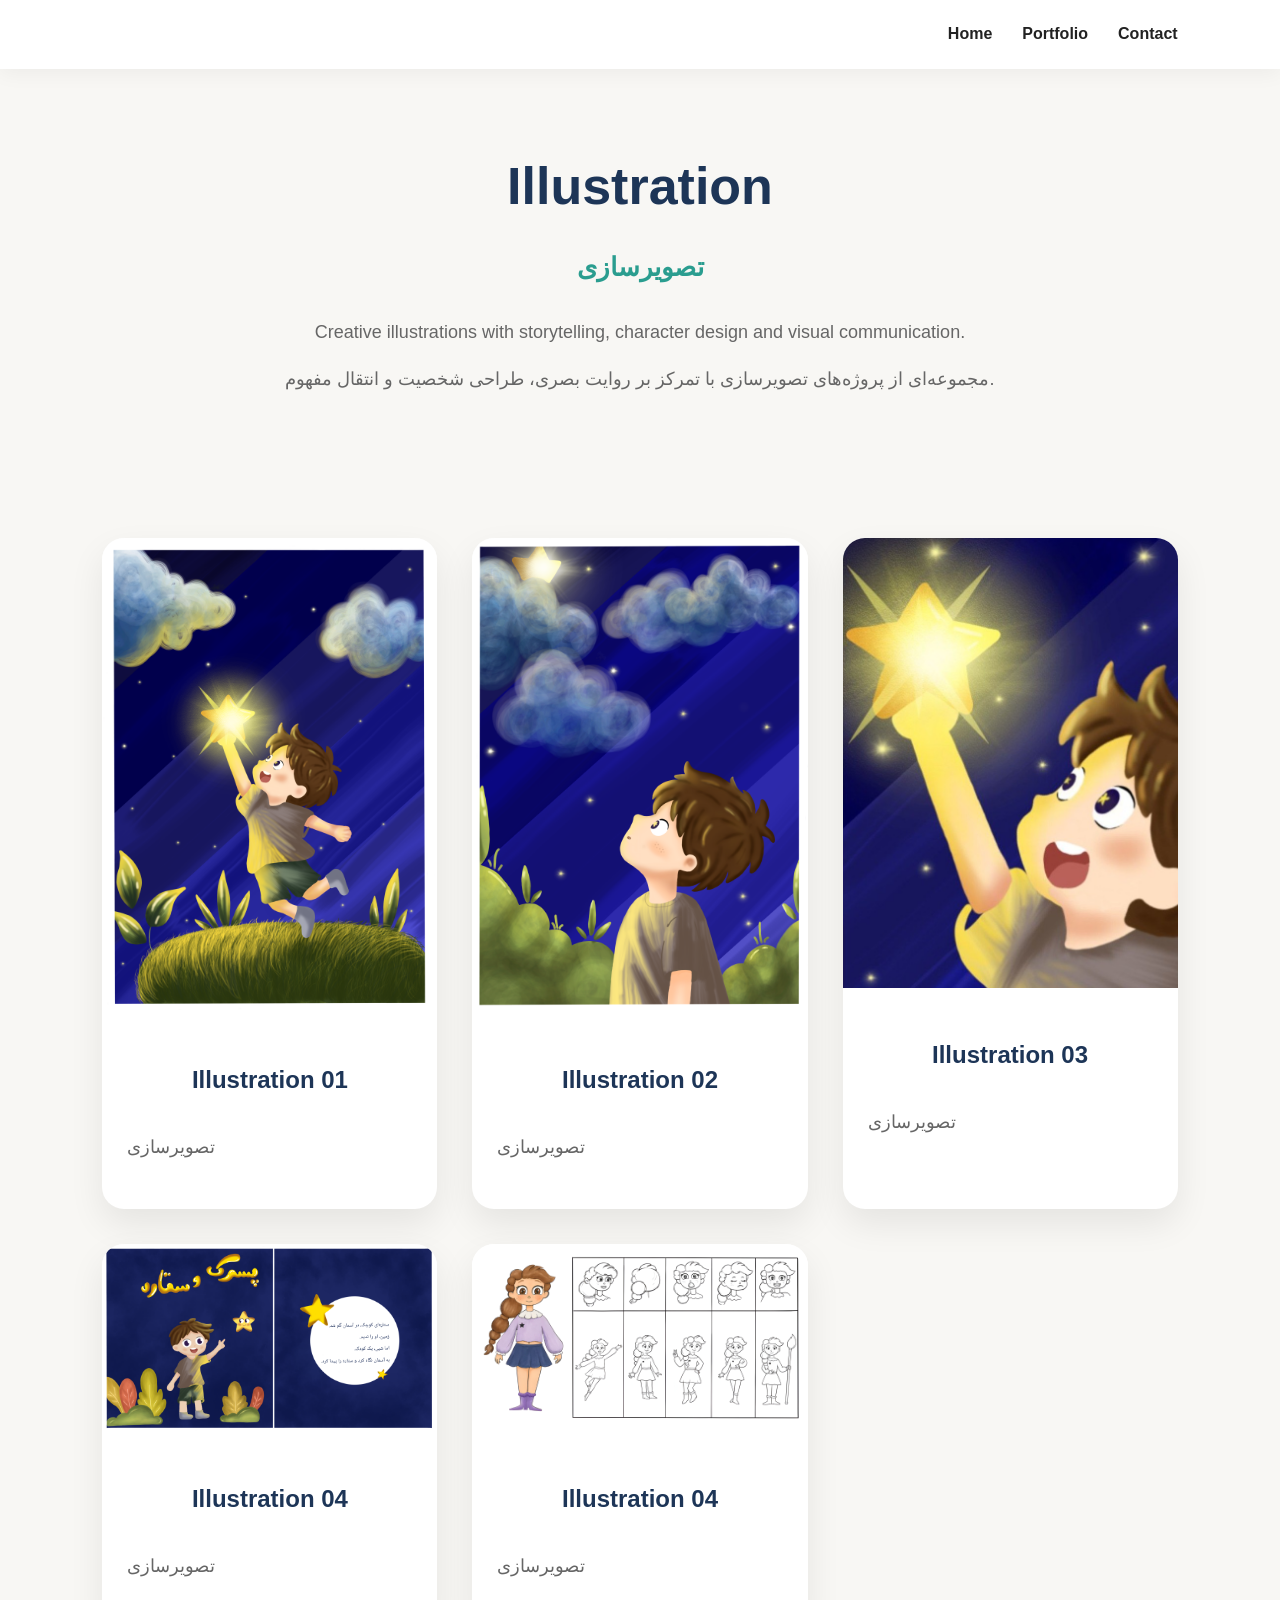
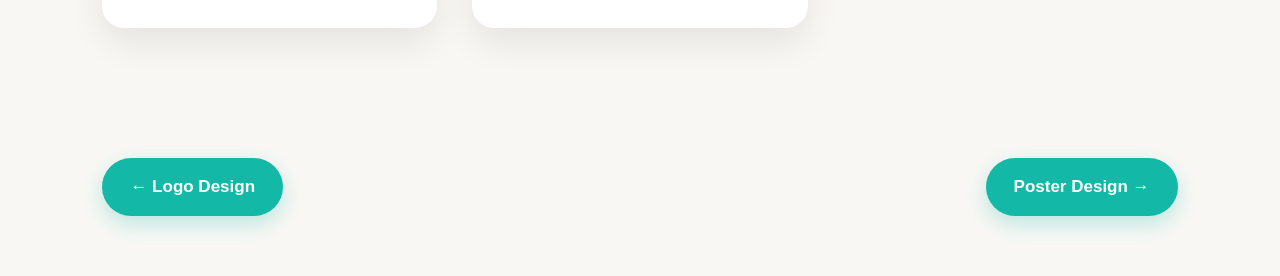
<file: illustration.html>
<!DOCTYPE html>
<html lang="en">

<head>

<meta charset="UTF-8">
<meta name="viewport" content="width=device-width, initial-scale=1.0">

<title>Illustration | Zeynab Studio</title>

<link rel="stylesheet" href="style.css">

<link rel="stylesheet"
href="https://cdnjs.cloudflare.com/ajax/libs/font-awesome/6.7.2/css/all.min.css">

</head>

<body>

<nav>

<div class="logo">

<a href="index.html">


</a>

</div>

<ul class="nav-links">

<li><a href="index.html">Home</a></li>
<li><a href="index.html#portfolio">Portfolio</a></li>
<li><a href="index.html#contact">Contact</a></li>

</ul>

</nav>

<section class="page-banner">

<h1>Illustration</h1>

<h2>تصویرسازی</h2>

<p>

Creative illustrations with storytelling, character design and visual communication.

</p>

<p>

مجموعه‌ای از پروژه‌های تصویرسازی با تمرکز بر روایت بصری، طراحی شخصیت و انتقال مفهوم.

</p>

</section>

<section class="gallery">

<div class="project-card">

<img src="illustration.png.png" alt="Illustration">

<div class="project-info">

<h3>Illustration 01</h3>

<p>تصویرسازی</p>

</div>

</div>

<div class="project-card">

<img src="illustration.png1.png" alt="Illustration">

<div class="project-info">

<h3>Illustration 02</h3>

<p>تصویرسازی</p>

</div>

</div>

<div class="project-card">

<img src="illustration.png2.jpg" alt="Illustration">

<div class="project-info">

<h3>Illustration 03</h3>

<p>تصویرسازی</p>

</div>

</div>

<div class="project-card">

<img src="illustration.png3.png" alt="Illustration">

<div class="project-info">

<h3>Illustration 04</h3>

<p>تصویرسازی</p>

</div>


</div>
</div>

<div class="project-card">

<img src="illustration.png4.jpeg" alt="Illustration">

<div class="project-info">

<h3>Illustration 04</h3>

<p>تصویرسازی</p>

</div>
</section>

<section class="project-navigation">

<a href="logo.html" class="nav-project">

← Logo Design

</a>

<a href="poster.html" class="nav-project">

Poster Design →

</a>

</section>

<script src="script.js"></script>

</body>

</html>
</file>
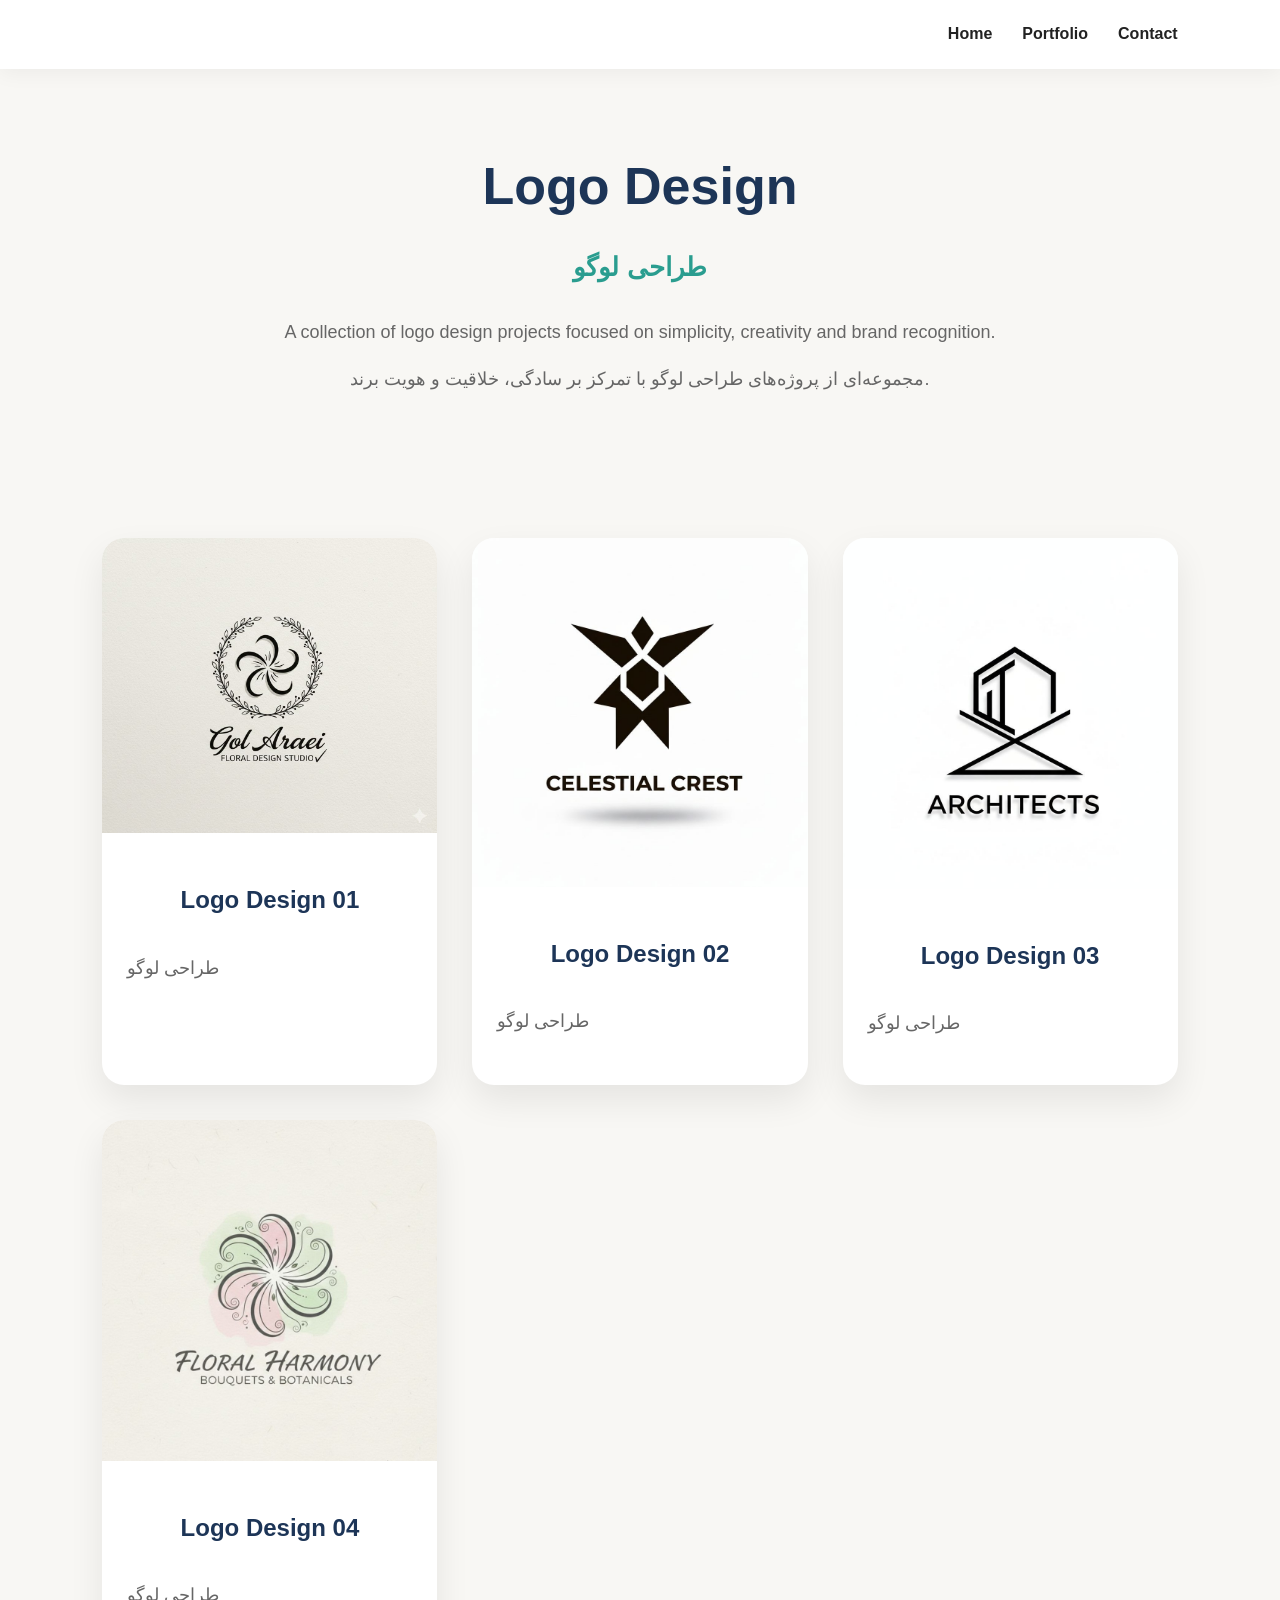
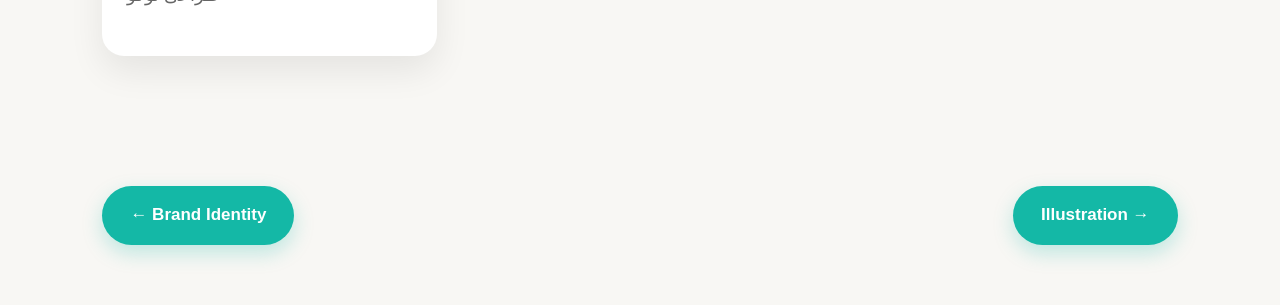
<file: logo.html>
<!DOCTYPE html>
<html lang="en">

<head>

<meta charset="UTF-8">
<meta name="viewport" content="width=device-width, initial-scale=1.0">

<title>Logo Design | Zeynab Studio</title>

<link rel="stylesheet" href="style.css">

<link rel="stylesheet"
href="https://cdnjs.cloudflare.com/ajax/libs/font-awesome/6.7.2/css/all.min.css">

</head>

<body>

<nav>

<div class="logo">

<a href="index.html">


</a>

</div>

<ul class="nav-links">

<li><a href="index.html">Home</a></li>
<li><a href="index.html#portfolio">Portfolio</a></li>
<li><a href="index.html#contact">Contact</a></li>

</ul>

</nav>

<section class="page-banner">

<h1>Logo Design</h1>

<h2>طراحی لوگو</h2>

<p>

A collection of logo design projects focused on simplicity, creativity and brand recognition.

</p>

<p>

مجموعه‌ای از پروژه‌های طراحی لوگو با تمرکز بر سادگی، خلاقیت و هویت برند.

</p>

</section>

<section class="gallery">

<div class="project-card">

<img src="logo.jpeg.jpeg" alt="Logo Design">

<div class="project-info">

<h3>Logo Design 01</h3>

<p>طراحی لوگو</p>

</div>

</div>

<div class="project-card">

<img src="logo.jpeg1.jpeg" alt="Logo Design">

<div class="project-info">

<h3>Logo Design 02</h3>

<p>طراحی لوگو</p>

</div>

</div>

<div class="project-card">

<img src="logo.jpeg2.jpeg" alt="Logo Design">

<div class="project-info">

<h3>Logo Design 03</h3>

<p>طراحی لوگو</p>

</div>

</div>

<div class="project-card">

<img src="logo.jpeg3.jpeg" alt="Logo Design">

<div class="project-info">

<h3>Logo Design 04</h3>

<p>طراحی لوگو</p>

</div>

</div>

</section>

<section class="project-navigation">

<a href="branding.html" class="nav-project">

← Brand Identity

</a>

<a href="illustration.html" class="nav-project">

Illustration →

</a>

</section>

<script src="script.js"></script>

</body>

</html>
</file>
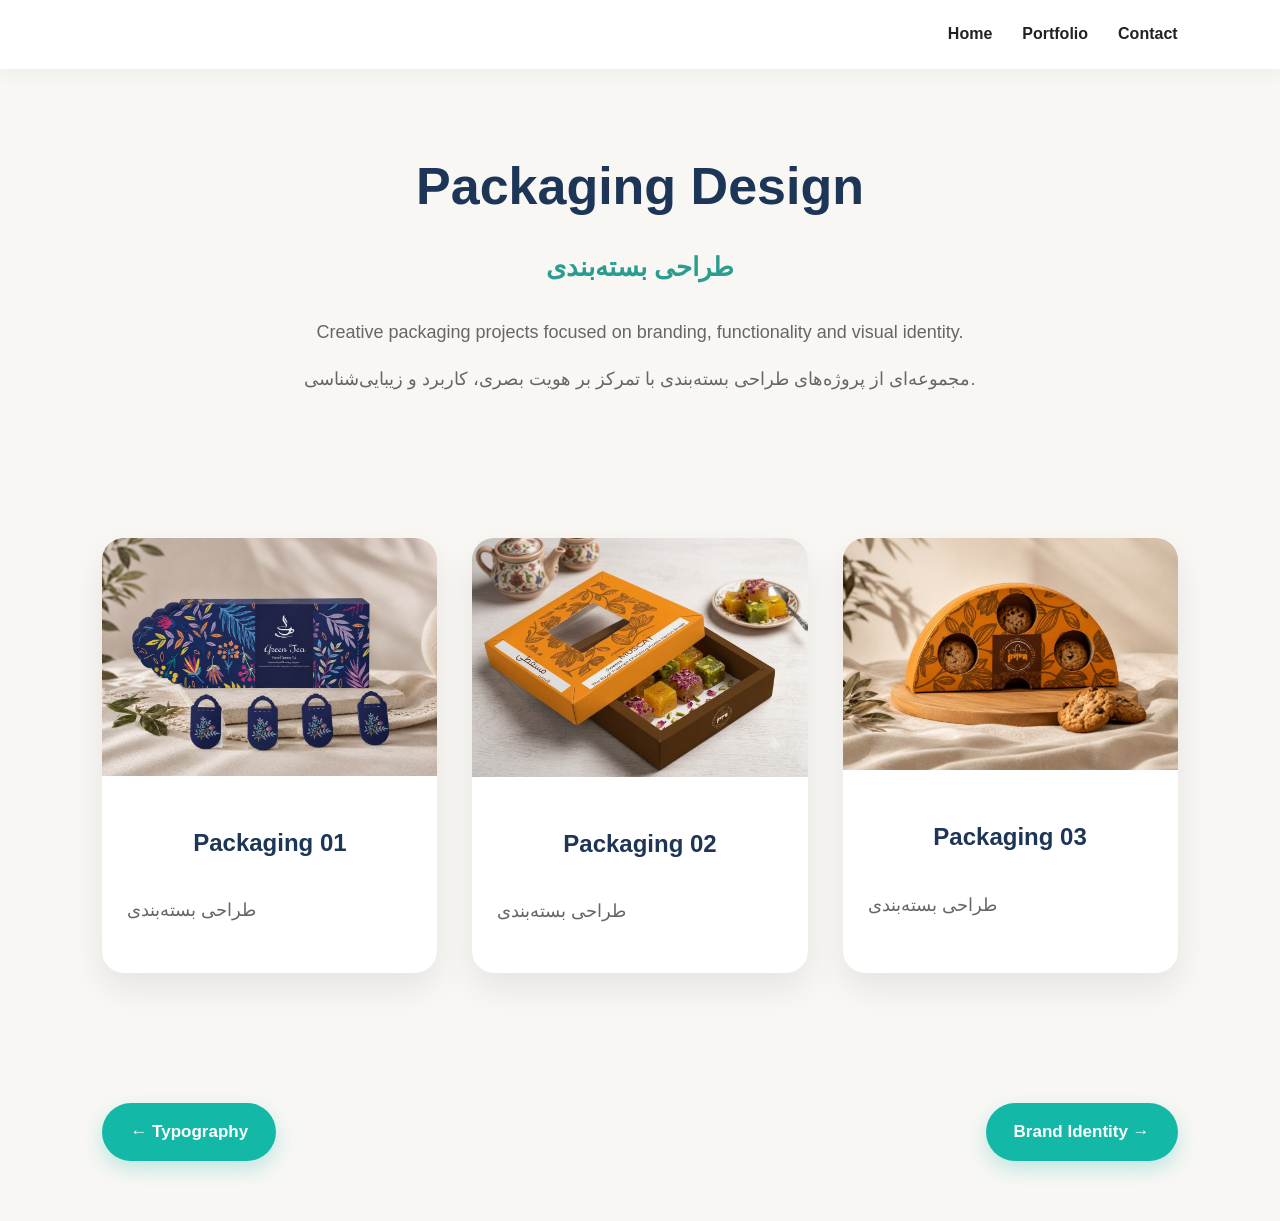
<file: packaging.html>
<!DOCTYPE html>
<html lang="en">

<head>

<meta charset="UTF-8">

<meta name="viewport" content="width=device-width, initial-scale=1.0">

<title>Packaging | Zeynab Studio</title>

<link rel="stylesheet" href="style.css">

<link rel="stylesheet"
href="https://cdnjs.cloudflare.com/ajax/libs/font-awesome/6.7.2/css/all.min.css">

</head>

<body>

<nav>

<div class="logo">

<a href="index.html">


</a>

</div>

<ul class="nav-links">

<li><a href="index.html">Home</a></li>

<li><a href="index.html#portfolio">Portfolio</a></li>

<li><a href="index.html#contact">Contact</a></li>

</ul>

</nav>

<section class="page-banner">

<h1>Packaging Design</h1>

<h2>طراحی بسته‌بندی</h2>

<p>

Creative packaging projects focused on branding, functionality and visual identity.

</p>

<p>

مجموعه‌ای از پروژه‌های طراحی بسته‌بندی با تمرکز بر هویت بصری، کاربرد و زیبایی‌شناسی.

</p>

</section>

<section class="gallery">

<!-- اینجا کارت‌های بسته‌بندی قرار می‌گیرند -->
<div class="project-card">

<img src="packaging.jpeg.jpeg" alt="Packaging">

<div class="project-info">

<h3>Packaging 01</h3>

<p>طراحی بسته‌بندی</p>

</div>

</div>

<div class="project-card">

<img src="packaging.jpeg1.jpeg" alt="Packaging">

<div class="project-info">

<h3>Packaging 02</h3>

<p>طراحی بسته‌بندی</p>

</div>

</div>

<div class="project-card">

<img src="packaging.jpeg2.jpeg" alt="Packaging">

<div class="project-info">

<h3>Packaging 03</h3>

<p>طراحی بسته‌بندی</p>

</div>

</div>



</div>

</div>
</section>


<section class="project-navigation">

    
<a href="typography.html" class="nav-project">

← Typography

</a>

<a href="branding.html" class="nav-project">

Brand Identity →

</a>

</section>

<script src="script.js"></script>

</body>

</html>
</file>
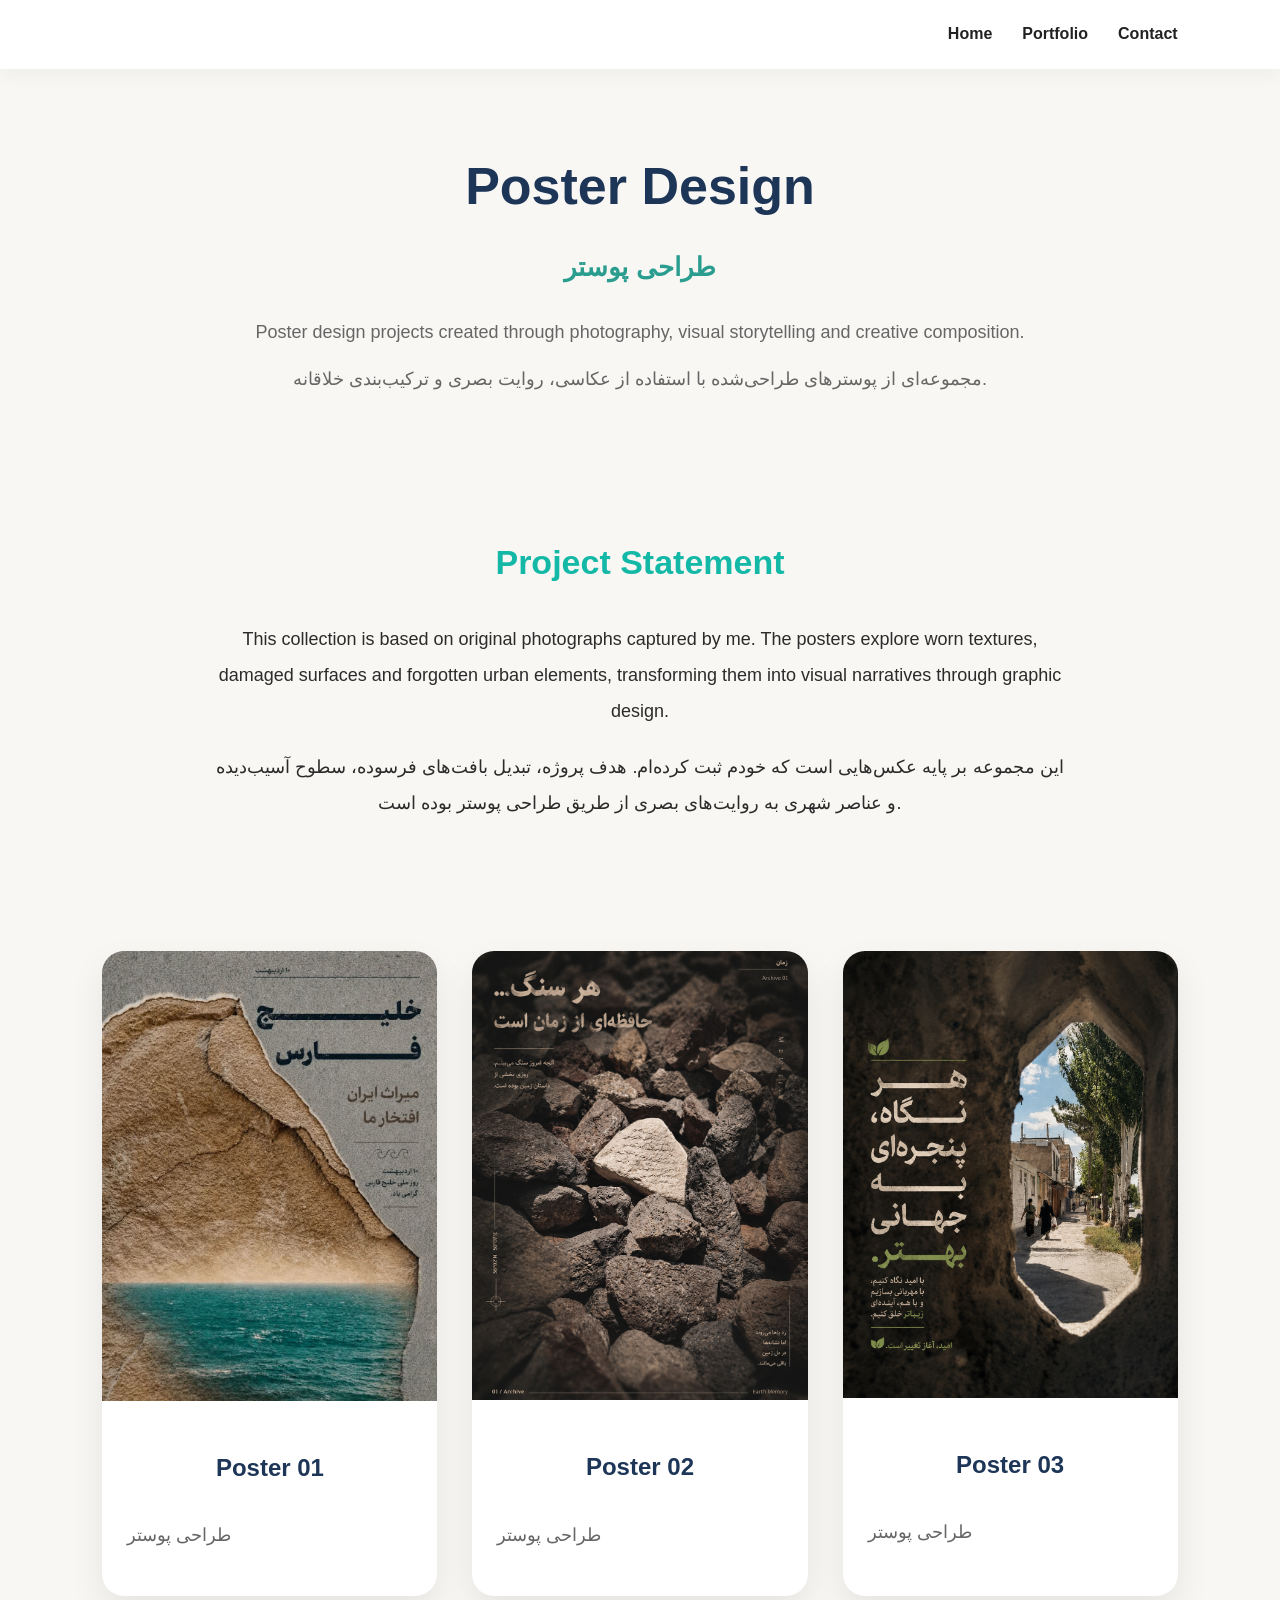
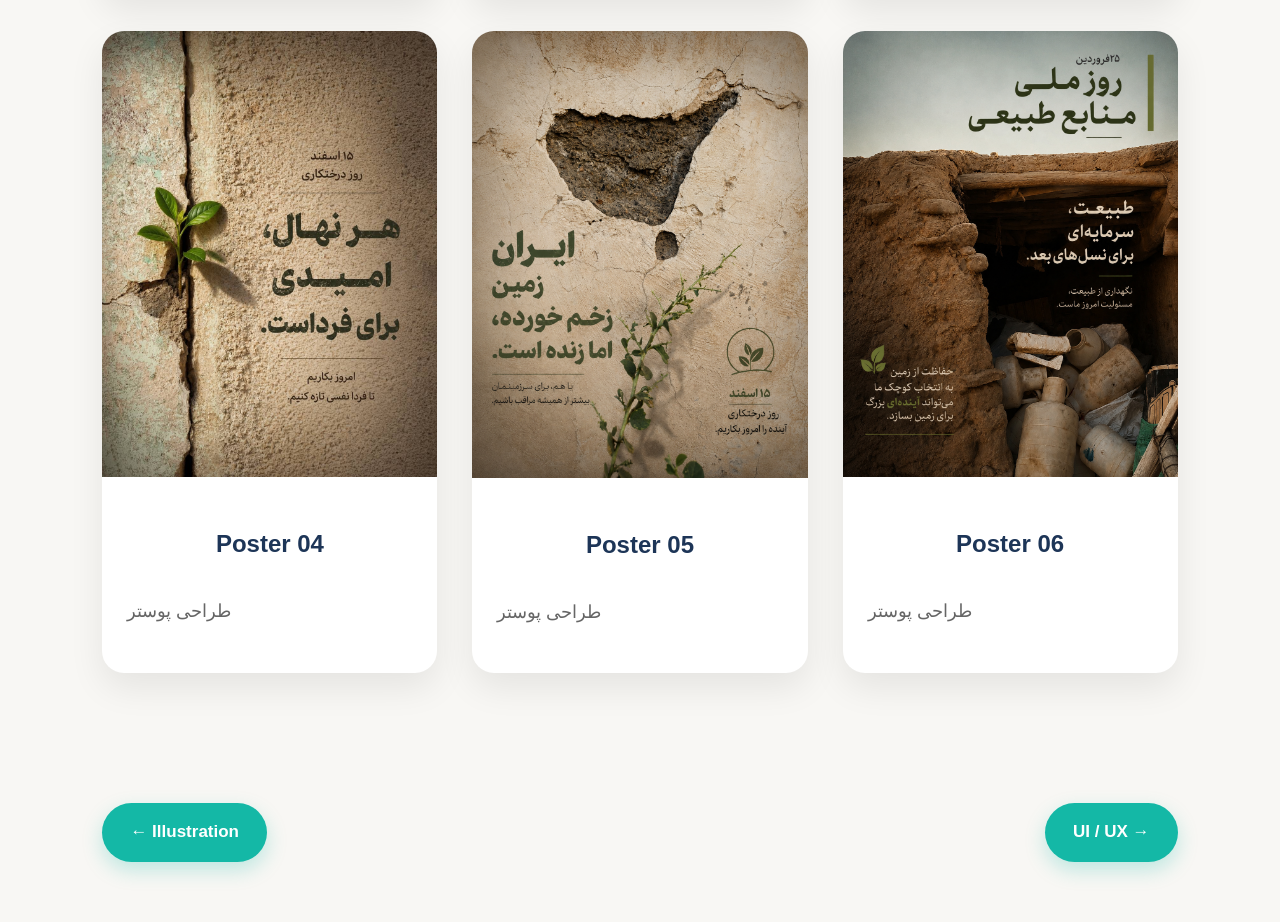
<file: poster.html>
<!DOCTYPE html>
<html lang="en">

<head>

<meta charset="UTF-8">
<meta name="viewport" content="width=device-width, initial-scale=1.0">

<title>Poster Design | Zeynab Studio</title>

<link rel="stylesheet" href="style.css">

<link rel="stylesheet"
href="https://cdnjs.cloudflare.com/ajax/libs/font-awesome/6.7.2/css/all.min.css">

</head>

<body>

<nav>

<div class="logo">

<a href="index.html">


</a>

</div>

<ul class="nav-links">

<li><a href="index.html">Home</a></li>
<li><a href="index.html#portfolio">Portfolio</a></li>
<li><a href="index.html#contact">Contact</a></li>

</ul>

</nav>

<section class="page-banner">

<h1>Poster Design</h1>

<h2>طراحی پوستر</h2>

<p>

Poster design projects created through photography, visual storytelling and creative composition.

</p>

<p>

مجموعه‌ای از پوسترهای طراحی‌شده با استفاده از عکاسی، روایت بصری و ترکیب‌بندی خلاقانه.

</p>

</section>

<section class="project-description">

<h2>Project Statement</h2>

<p>

This collection is based on original photographs captured by me. The posters explore worn textures, damaged surfaces and forgotten urban elements, transforming them into visual narratives through graphic design.

</p>

<p>

این مجموعه بر پایه عکس‌هایی است که خودم ثبت کرده‌ام. هدف پروژه، تبدیل بافت‌های فرسوده، سطوح آسیب‌دیده و عناصر شهری به روایت‌های بصری از طریق طراحی پوستر بوده است.

</p>

</section>

<section class="gallery">

<div class="project-card">

<img src="poster.png.jpg" alt="Poster">

<div class="project-info">

<h3>Poster 01</h3>

<p>طراحی پوستر</p>

</div>

</div>

<div class="project-card">

<img src="poster.png1.png" alt="Poster">

<div class="project-info">

<h3>Poster 02</h3>

<p>طراحی پوستر</p>

</div>

</div>

<div class="project-card">

<img src="poster.png4.png" alt="Poster">

<div class="project-info">

<h3>Poster 03</h3>

<p>طراحی پوستر</p>

</div>

</div>

<div class="project-card">

<img src="poster.png3.jpg" alt="Poster">

<div class="project-info">

<h3>Poster 04</h3>

<p>طراحی پوستر</p>

</div>

</div>
</div>

<div class="project-card">

<img src="poster.png2.png" alt="Poster">

<div class="project-info">

<h3>Poster 05</h3>

<p>طراحی پوستر</p>

</div>
</div>

<div class="project-card">

<img src="poster.png5.png" alt="Poster">

<div class="project-info">

<h3>Poster 06</h3>

<p>طراحی پوستر</p>

</div>

</section>

<section class="project-navigation">

<a href="illustration.html" class="nav-project">

← Illustration

</a>

<a href="uiux.html" class="nav-project">

UI / UX →

</a>

</section>

<script src="script.js"></script>

</body>

</html>
</file>
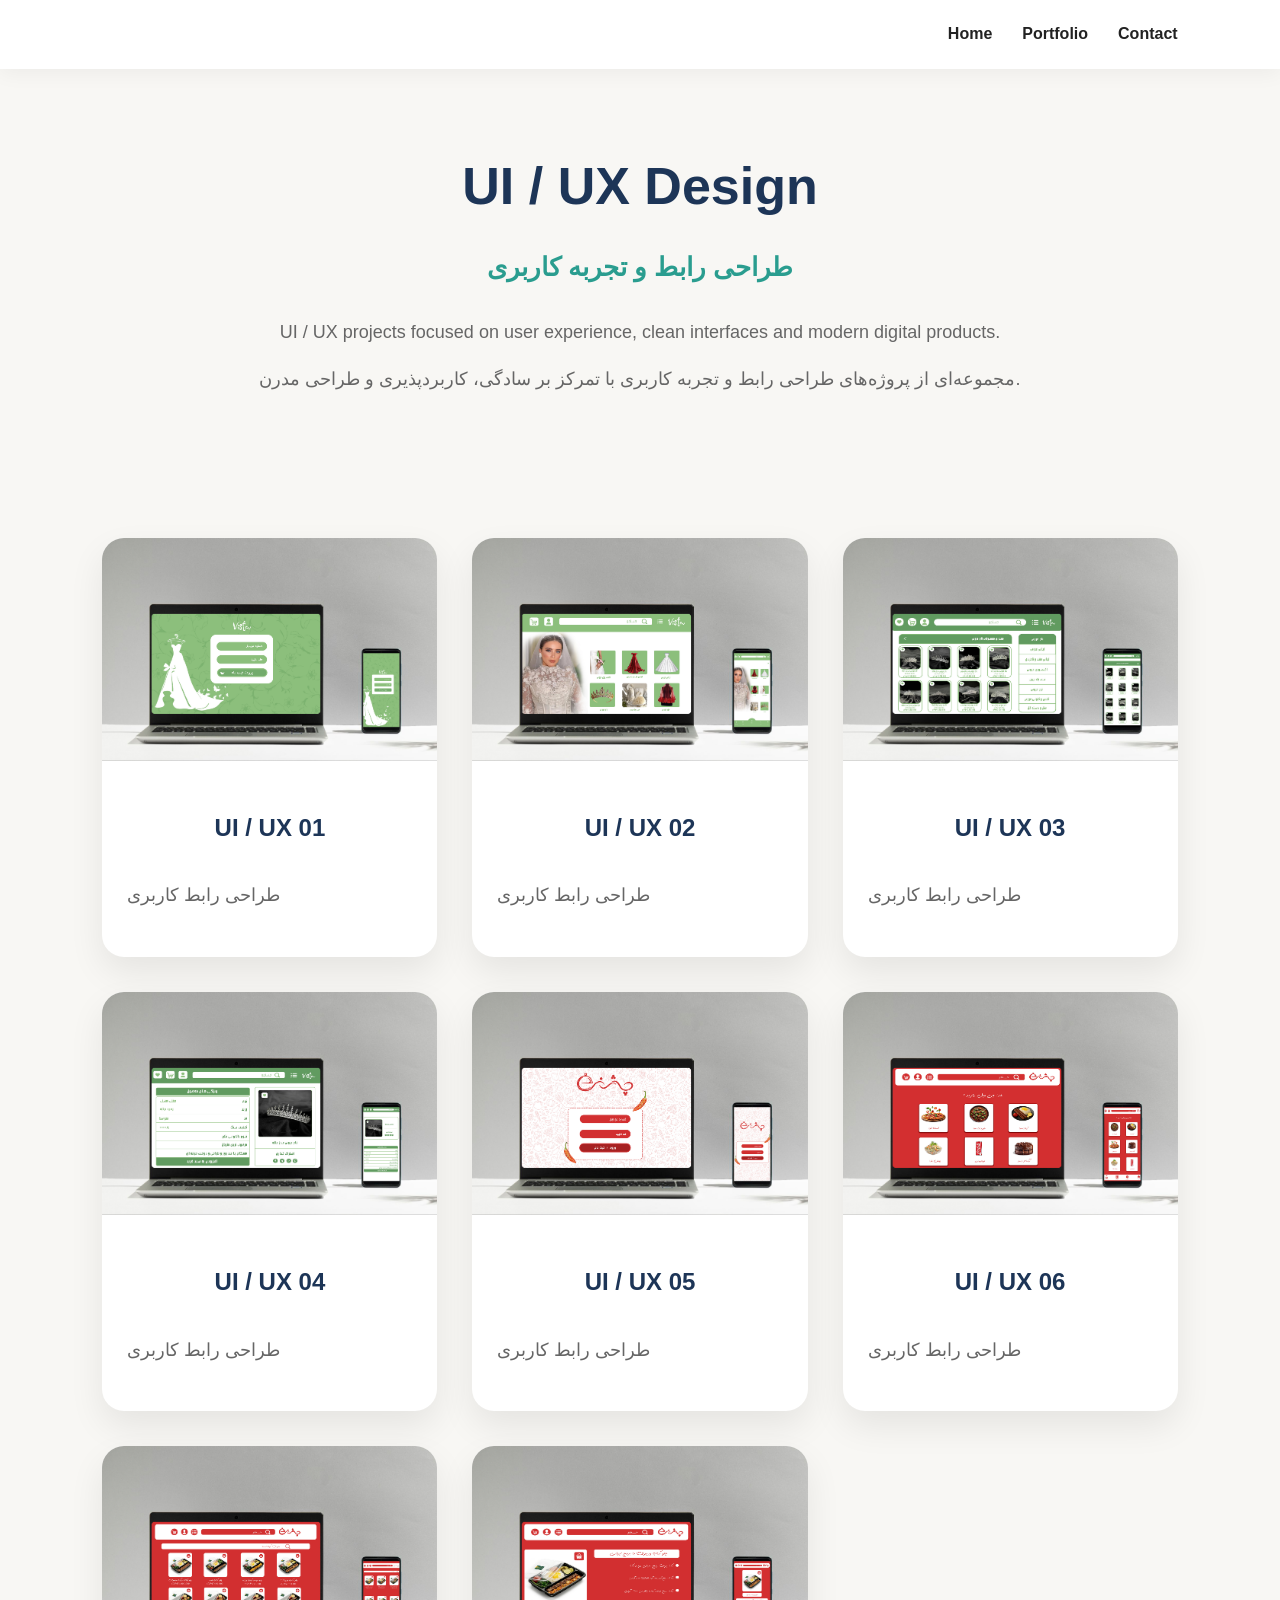
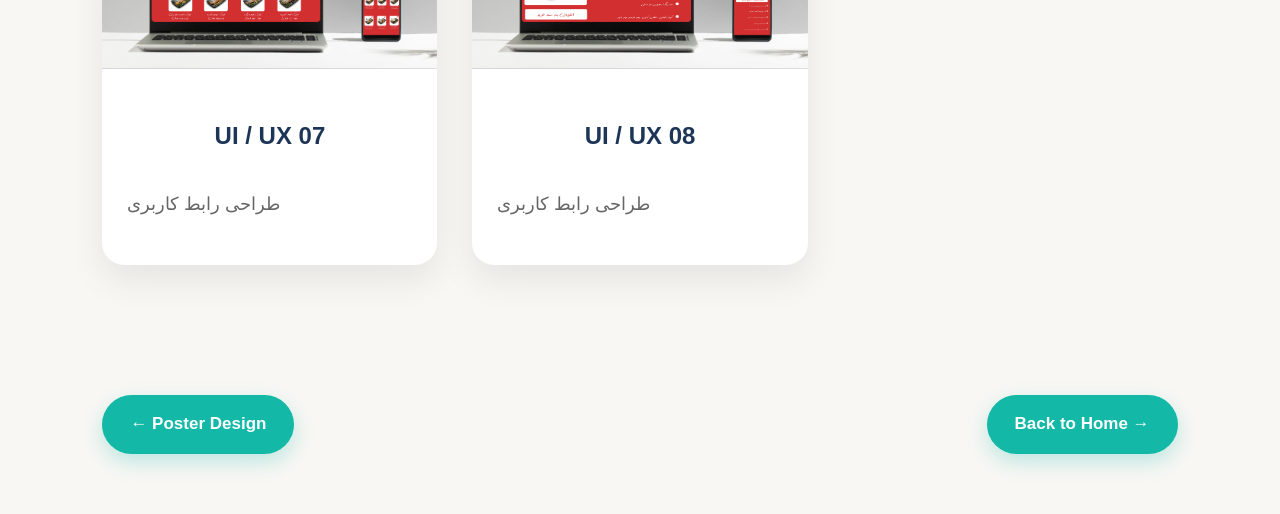
<file: uiux.html>
<!DOCTYPE html>
<html lang="en">

<head>

<meta charset="UTF-8">
<meta name="viewport" content="width=device-width, initial-scale=1.0">

<title>UI / UX | Zeynab Studio</title>

<link rel="stylesheet" href="style.css">

<link rel="stylesheet"
href="https://cdnjs.cloudflare.com/ajax/libs/font-awesome/6.7.2/css/all.min.css">

</head>

<body>

<nav>

<div class="logo">

<a href="index.html">


</a>

</div>

<ul class="nav-links">

<li><a href="index.html">Home</a></li>
<li><a href="index.html#portfolio">Portfolio</a></li>
<li><a href="index.html#contact">Contact</a></li>

</ul>

</nav>

<section class="page-banner">

<h1>UI / UX Design</h1>

<h2>طراحی رابط و تجربه کاربری</h2>

<p>

UI / UX projects focused on user experience, clean interfaces and modern digital products.

</p>

<p>

مجموعه‌ای از پروژه‌های طراحی رابط و تجربه کاربری با تمرکز بر سادگی، کاربردپذیری و طراحی مدرن.

</p>

</section>

<section class="gallery">

<div class="project-card">

<img src="uiux.uil.jpg" alt="uiux">

<div class="project-info">

<h3>UI / UX 01</h3>

<p>طراحی رابط کاربری</p>

</div>

</div>

<div class="project-card">

<img src="uiux.uil1.jpg" alt="UIUX">

<div class="project-info">

<h3>UI / UX 02</h3>

<p>طراحی رابط کاربری</p>

</div>

</div>

<div class="project-card">

<img src="uiux.uil2.jpg" alt="UIUX">

<div class="project-info">

<h3>UI / UX 03</h3>

<p>طراحی رابط کاربری</p>

</div>

</div>

<div class="project-card">

<img src="uiux.uil3.jpg" alt="UIUX">

<div class="project-info">

<h3>UI / UX 04</h3>

<p>طراحی رابط کاربری</p>

</div>
</div>

<div class="project-card">

<img src="uiux.uils1.jpg" alt="UIUX">

<div class="project-info">

<h3>UI / UX 05</h3>

<p>طراحی رابط کاربری</p>

</div>
  </div>

<div class="project-card">

<img src="uiux.uils2.jpg" alt="UIUX">

<div class="project-info">

<h3>UI / UX 06</h3>

<p>طراحی رابط کاربری</p>

</div>
  </div>

<div class="project-card">

<img src="uiux.uils3.jpg" alt="UIUX">

<div class="project-info">

<h3>UI / UX 07</h3>

<p>طراحی رابط کاربری</p>

</div>
  </div>

<div class="project-card">

<img src="uiux.uils4.jpg" alt="UIUX">

<div class="project-info">

<h3>UI / UX 08</h3>

<p>طراحی رابط کاربری</p>

</div>
</div>

</section>

<section class="project-navigation">

<a href="poster.html" class="nav-project">

← Poster Design

</a>

<a href="index.html" class="nav-project">

Back to Home →

</a>

</section>

<script src="script.js"></script>

</body>

</html>
</file>
<file: style.css>
*{
    margin:0;
    padding:0;
    box-sizing:border-box;
}

html{
    scroll-behavior:smooth;
}

body{
    font-family:'Poppins','Vazirmatn',sans-serif;
    background:#F8F7F4;
    color:#2B2B2B;
    font-size:16px;
    line-height:1.8;
}

/* ===== Navbar ===== */

nav{
    width:100%;
    display:flex;
    justify-content:space-between;
    align-items:center;
    padding:20px 8%;
    background:#ffffff;
    position:fixed;
    top:0;
    left:0;
    box-shadow:0 4px 20px rgba(0,0,0,.05);
    z-index:1000;
}

.logo img{
    width: 100px;px;
}

nav ul{
    display:flex;
    list-style:none;
    gap:35px;
}

nav ul li a{
    text-decoration:none;
    color:#1D3557;
    font-weight:500;
    transition:.3s;
}

nav ul li a:hover{
    color:#2A9D8F;
}

/* ===== Hero ===== */

.hero{
    min-height:100vh;
    display:flex;
    justify-content:space-between;
    align-items:center;
    padding:120px 8%;
}

.hero-text{
    max-width:550px;
}

.hero-text h1{
    font-size:58px;
    margin-bottom:10px;
}

.hero-text span{
    color:#2A9D8F;
}

.hero-text h2{
    color:#1D3557;
    margin-bottom:20px;
    font-size:30px;
}

.hero-text p{
    color:#666;
    line-height:1.8;
    margin-bottom:35px;
}

.btn{
    display:inline-block;
    padding:14px 32px;
    background:#2A9D8F;
    color:#fff;
    text-decoration:none;
    border-radius:50px;
    transition:.3s;
}

.btn:hover{
    background:#1D3557;
}

.hero-image img{
    width:360px;
}

/* ===== Responsive ===== */

@media(max-width:768px){

nav{
    padding:18px 5%;
}

nav ul{
    gap:15px;
}

.hero{
    flex-direction:column-reverse;
    text-align:center;
}

.hero-image img{
    width:250px;
    margin-bottom:40px;
}

.hero-text h1{
    font-size:40px;
}

.hero-text h2{
    font-size:24px;
}

}
/* ===== About ===== */

.about{
    display:flex;
    justify-content:space-between;
    align-items:center;
    gap:70px;
    padding:100px 8%;
    background:#ffffff;
}

.about-image img{
    width:350px;
    border-radius:25px;
    box-shadow:0 20px 45px rgba(0,0,0,.08);
}

.about-text{
    max-width:650px;
}

.about-text h2{
    font-size:42px;
    color:#1D3557;
    margin-bottom:5px;
}

.about-text h3{
    font-size:22px;
    color:#2A9D8F;
    margin-bottom:25px;
}

.about-text p{
    font-size:17px;
    line-height:1.9;
    color:#555;
    margin-bottom:18px;
}

.about-text strong{
    color:#1D3557;
}

@media(max-width:768px){

.about{
    flex-direction:column;
    text-align:center;
}

.about-image img{
    width:250px;
}

.about-text h2{
    font-size:34px;
}

.about-text h3{
    font-size:20px;
}

}
/* ===== Services ===== */

.services{
    padding:100px 8%;
    background:#F8F7F4;
}

.section-title{
    text-align:center;
    margin-bottom:60px;
}

.section-title h2{
    font-size:42px;
    color:#1D3557;
}

.section-title p{
    color:#2A9D8F;
    margin-top:10px;
    font-size:20px;
}

.service-container{
    display:grid;
    grid-template-columns:repeat(auto-fit,minmax(250px,1fr));
    gap:30px;
}

.service-card{
    background:#fff;
    padding:35px;
    border-radius:20px;
    box-shadow:0 10px 30px rgba(0,0,0,.05);
    transition:.3s;
}

.service-card:hover{
    transform:translateY(-8px);
}

.service-card h3{
    color:#1D3557;
    margin-bottom:10px;
}

.service-card h4{
    color:#2A9D8F;
    margin-bottom:15px;
}

.service-card p{
    color:#666;
    line-height:1.8;
}
/* ===== Portfolio ===== */

.portfolio{
    padding:100px 8%;
    background:#ffffff;
}

.portfolio-grid{
    display:grid;
    grid-template-columns:repeat(auto-fit,minmax(300px,1fr));
    gap:30px;
}

.portfolio-card{
    background:#fff;
    border-radius:18px;
    overflow:hidden;
    box-shadow:0 10px 30px rgba(0,0,0,.08);
    transition:.3s;
}

.portfolio-card:hover{
    transform:translateY(-8px);
}

.portfolio-card img{
    width:100%;
    display:block;
}

.portfolio-card h3{
    padding:20px 20px 5px;
    color:#1D3557;
}

.portfolio-card p{
    padding:0 20px 20px;
    color:#666;
}
/* ===== Skills ===== */

.skills{
    padding:100px 8%;
    background:#F8F7F4;
}

.skills-grid{

display:grid;

grid-template-columns:repeat(auto-fit,minmax(280px,1fr));

gap:30px;

}

.skill-card{

background:#ffffff;

padding:35px;

border-radius:22px;

box-shadow:0 15px 35px rgba(0,0,0,.06);

transition:.35s;

border:1px solid rgba(42,157,143,.12);

}

.skill-card:hover{

transform:translateY(-10px);

box-shadow:0 20px 45px rgba(42,157,143,.18);

}

.skill-card h3{

font-size:24px;

color:#1D3557;

margin-bottom:8px;

}

.skill-card h4{

font-size:18px;

color:#2A9D8F;

margin-bottom:18px;

}

.skill-card p{

line-height:1.8;

color:#666;

}
/* ===== Contact ===== */

.contact{
    padding:100px 8%;
    background:#ffffff;
}

.contact-container{
    display:grid;
    grid-template-columns:repeat(auto-fit,minmax(250px,1fr));
    gap:25px;
}

.contact-card{
    background:#F8F7F4;
    padding:30px;
    border-radius:20px;
    text-align:center;
    box-shadow:0 10px 30px rgba(0,0,0,.05);
    transition:.3s;
}

.contact-card:hover{
    transform:translateY(-8px);
}

.contact-card h3{
    color:#1D3557;
    margin-bottom:8px;
}

.contact-card h4{
    color:#2A9D8F;
    margin-bottom:15px;
}

.contact-card p{
    color:#666;
    word-break:break-word;
}
.contact-intro{
    text-align:center;
    color:#666;
    line-height:1.8;
    margin-bottom:50px;
    font-size:18px;
}
/* ===== Footer ===== */

footer{
    background:#1D3557;
    color:#ffffff;
    text-align:center;
    padding:60px 8%;
}

.footer-logo img{
    width: 160px;px;
    margin-bottom:35pxpx;
}

footer h2{
    font-size:32px;
    margin-bottom:10px;
    letter-spacing:2px;
}

footer p{
    color:#d9d9d9;
}

.footer-links{
    margin:35px 0;
}

.footer-links a{
    color:#ffffff;
    text-decoration:none;
    margin:0 18px;
    transition:.3s;
}

.footer-links a:hover{
    color:#2A9D8F;
}

.copyright{
    margin-top:30px;
    font-size:15px;
}
/* ===== Typography ===== */

h1{
    font-size:56px;
}

h2{
    font-size:42px;
}

h3{
    font-size:26px;
}

h4{
    font-size:20px;
}

p{
    font-size:18px;
}

/* ===== Mobile ===== */

@media (max-width:768px){

body{
    font-size:16px;
}

h1{
    font-size:38px;
}

h2{
    font-size:30px;
}

h3{
    font-size:22px;
}

h4{
    font-size:18px;
}

p{
    font-size:16px;
}

nav{
    padding:18px 20px;
}

section{
    padding:80px 24px;
}

.btn{
    width:100%;
    text-align:center;
    padding:16px;
    font-size:17px;
}

}
/* ===== Hero New ===== */

.hero{

display:flex;

justify-content:space-between;

align-items:center;

gap:60px;

min-height:100vh;

}

.hero-text{

flex:1;

}

.hero-subtitle{

font-size:18px;

color:#2A9D8F;

font-weight:600;

margin-bottom:15px;

}

.hero h1{

font-size:60px;

line-height:1.2;

color:#1D3557;

margin-bottom:20px;

}

.hero h2{

font-size:28px;

font-weight:500;

color:#444;

margin-bottom:25px;

}

.hero-description{

font-size:18px;

color:#666;

max-width:650px;

margin-bottom:40px;

}

.hero-buttons{

display:flex;

gap:20px;

flex-wrap:wrap;

}

.btn-outline{

padding:14px 30px;

border:2px solid #2A9D8F;

border-radius:50px;

text-decoration:none;

color:#2A9D8F;

font-weight:600;

transition:.3s;

}

.btn-outline:hover{

background:#2A9D8F;

color:white;

}

.hero-image{

flex:1;

display:flex;

justify-content:center;

}

.hero-image img{

width:380px;

max-width:100%;

transition:.4s;

}

.hero-image img:hover{

transform:rotate(-5deg) scale(1.05);

}
@media (max-width:768px){

.hero{

flex-direction:column-reverse;

text-align:center;

padding-top:120px;

}

.hero h1{

font-size:38px;

}

.hero h2{

font-size:22px;

}

.hero-description{

font-size:16px;

}

.hero-buttons{

justify-content:center;

}

.hero-image img{

width:240px;

margin-bottom:30px;

}

}
/* ===== Mobile Menu ===== */

.menu-toggle{
    display:none;
    font-size:30px;
    cursor:pointer;
    color:#1D3557;
}

@media(max-width:900px){

.menu-toggle{
    display:block;
}

.nav-links{

position:absolute;

top:85px;

left:0;

width:100%;

background:white;

display:none;

flex-direction:column;

padding:25px;

box-shadow:0 10px 25px rgba(0,0,0,.08);

}

.nav-links.active{

display:flex;

}

.nav-links li{

margin:12px 0;

text-align:center;

}

}
/* ===== Lightbox ===== */

.lightbox{

display:none;

position:fixed;

left:0;

top:0;

width:100%;

height:100%;

background:rgba(0,0,0,.9);

justify-content:center;

align-items:center;

z-index:9999;

padding:20px;

}

.lightbox img{

max-width:90%;

max-height:85%;

border-radius:15px;

}

.close{

position:absolute;

top:30px;

right:40px;

font-size:45px;

color:white;

cursor:pointer;

}
/* ==========================
   Dark Mode
========================== */

body.dark{
    background:#121212;
    color:#f5f5f5;
}

/* Navbar */

body.dark nav{
    background:rgba(20,20,20,.90);
    backdrop-filter:blur(15px);
}

body.dark .nav-links a{
    color:#f5f5f5;
}

body.dark .nav-links a:hover,
body.dark .nav-links a.active{
    color:#2A9D8F;
}

/* Sections */

body.dark .hero,
body.dark .about,
body.dark .services,
body.dark .portfolio,
body.dark .skills,
body.dark .contact,
body.dark .portfolio-hero,
body.dark .page-banner{
    background:#121212;
}

/* Titles */

body.dark h1,
body.dark h2,
body.dark h3,
body.dark h4{
    color:#ffffff;
}

/* Paragraphs */

body.dark p,
body.dark li,
body.dark span{
    color:#d6d6d6;
}

/* Cards */

body.dark .service-card,
body.dark .skill-card,
body.dark .portfolio-card,
body.dark .category-card,
body.dark .contact-card,
body.dark .gallery a{
    background:#1e1e1e;
    color:#ffffff;
    box-shadow:0 10px 30px rgba(0,0,0,.35);
}

/* داخل کارت‌ها */

body.dark .category-card p,
body.dark .gallery h3{
    color:#e6e6e6;
}

/* Buttons */

body.dark .btn,
body.dark .filter-btn,
body.dark .theme-toggle{
    background:#2A9D8F;
    color:#ffffff;
}

body.dark .filter-btn.active{
    background:#2A9D8F;
}

/* Footer */

body.dark footer{
    background:#0b0b0b;
}

body.dark footer p{
    color:#cccccc;
}

/* Lightbox */

body.dark .lightbox{
    background:rgba(0,0,0,.95);
}
/* ===========================
   Modern Dark Mode
=========================== */

body.dark{
    background:#0F172A;
    color:#CBD5E1;
    transition:0.35s;
}

/* Background Sections */

body.dark section,
body.dark .hero,
body.dark .about,
body.dark .services,
body.dark .portfolio,
body.dark .portfolio-hero,
body.dark .page-banner,
body.dark .contact,
body.dark .skills{
    background:#0F172A;
}

/* Navbar */

body.dark nav{
    background:rgba(15,23,42,.85);
    backdrop-filter:blur(20px);
    border-bottom:1px solid #334155;
}

/* Titles */

body.dark h1,
body.dark h2,
body.dark h3,
body.dark h4{
    color:#F8FAFC;
}

/* Text */

body.dark p,
body.dark li,
body.dark span,
body.dark a{
    color:#CBD5E1;
}

/* Links */

body.dark .nav-links a:hover,
body.dark .nav-links a.active{
    color:#2DD4BF;
}

/* Cards */

body.dark .service-card,
body.dark .portfolio-card,
body.dark .category-card,
body.dark .gallery a,
body.dark .skill-card,
body.dark .contact-card{

    background:#1E293B;

    border:1px solid #334155;

    box-shadow:0 15px 40px rgba(0,0,0,.35);

}

/* Buttons */

body.dark .btn,
body.dark .filter-btn,
body.dark .theme-toggle{

    background:#2DD4BF;

    color:#0F172A;

}

body.dark .filter-btn.active{

    background:#2DD4BF;

}

/* Footer */

body.dark footer{

    background:#020617;

}

body.dark footer p{

    color:#94A3B8;

}

/* Inputs */

body.dark input,
body.dark textarea{

    background:#1E293B;

    color:#F8FAFC;

    border:1px solid #334155;

}

body.dark input::placeholder,
body.dark textarea::placeholder{

    color:#94A3B8;

}
/* ===========================
   Portfolio Page
=========================== */

.portfolio-hero{
    padding:140px 8% 70px;
    text-align:center;
    background:#F8F7F4;
}

.portfolio-hero h1{
    font-size:56px;
    color:#1D3557;
    margin-bottom:10px;
}

.portfolio-hero h2{
    font-size:28px;
    margin-bottom:25px;
    color:#2A9D8F;
}

.portfolio-hero p{
    max-width:850px;
    margin:15px auto;
    line-height:1.9;
    color:#555;
    font-size:18px;
}

/* ===========================
   Categories
=========================== */

.categories{

    display:grid;

    grid-template-columns:repeat(auto-fit,minmax(280px,1fr));

    gap:30px;

    padding:60px 8%;

}

.category-card{

    background:#fff;

    border-radius:22px;

    padding:45px 30px;

    text-align:center;

    text-decoration:none;

    color:#1D3557;

    box-shadow:0 12px 35px rgba(0,0,0,.08);

    transition:.35s;

}

.category-card:hover{

    transform:translateY(-10px);

    box-shadow:0 18px 40px rgba(0,0,0,.12);

}

.category-card i{

    font-size:52px;

    color:#2A9D8F;

    margin-bottom:20px;

}

.category-card h3{

    font-size:26px;

    margin-bottom:10px;

}

.category-card p{

    font-size:18px;

    color:#666;

}

/* ===========================
   Active Menu
=========================== */

.nav-links a.active{

    color:#2A9D8F;

    font-weight:bold;

}

/* ===========================
   Responsive
=========================== */

@media(max-width:768px){

.portfolio-hero h1{

font-size:42px;

}

.portfolio-hero h2{

font-size:22px;

}

.portfolio-hero p{

font-size:16px;

}

.categories{

padding:40px 20px;

}

}
/* ===========================
   Page Banner
=========================== */

.page-banner{

padding:140px 8% 60px;

text-align:center;

background:#F8F7F4;

}

.page-banner h1{

font-size:52px;

color:#1D3557;

margin-bottom:10px;

}

.page-banner h2{

font-size:26px;

color:#2A9D8F;

margin-bottom:25px;

}

.page-banner p{

max-width:850px;

margin:12px auto;

font-size:18px;

line-height:1.9;

color:#666;

}

/* ===========================
   Gallery
=========================== */

.gallery{

display:grid;

grid-template-columns:repeat(auto-fit,minmax(320px,1fr));

gap:30px;

padding:60px 8%;

}

.gallery a{

background:white;

border-radius:20px;

overflow:hidden;

text-decoration:none;

color:#1D3557;

box-shadow:0 10px 30px rgba(0,0,0,.08);

transition:.3s;

}

.gallery a:hover{

transform:translateY(-8px);

}

.gallery img{

width:100%;

display:block;

}

.gallery h3{

padding:20px;

text-align:center;

}
.portfolio-card{
    display:block;
    text-decoration:none;
    color:inherit;
    cursor:pointer;
}
/*=========================
Typography Gallery
=========================*/

.gallery{

display:grid;

grid-template-columns:repeat(auto-fit,minmax(320px,1fr));

gap:35px;

padding:70px 8%;

}

.project-card{

background:#ffffff;

border-radius:22px;

overflow:hidden;

box-shadow:0 15px 35px rgba(0,0,0,.08);

transition:.35s;

}

.project-card:hover{

transform:translateY(-10px);

}

.project-card img{

width:100%;

display:block;

}

.project-info{

padding:25px;

}

.project-info h3{

font-size:24px;

color:#1D3557;

margin-bottom:10px;

}

.project-info p{

color:#666;

line-height:1.8;

margin-bottom:20px;

}

.view-btn{

display:inline-block;

padding:12px 28px;

background:#2DD4BF;

color:white;

text-decoration:none;

border-radius:50px;

transition:.3s;

}

.view-btn:hover{

background:#14B8A6;

}
/* ==========================
   Project Navigation
========================== */

.project-navigation{
    display:flex;
    justify-content:space-between;
    align-items:center;
    padding:60px 8%;
    gap:20px;
}

.nav-project{
    text-decoration:none;
    color:#fff;
    background:#14b8a6;
    padding:14px 28px;
    border-radius:50px;
    font-size:17px;
    font-weight:600;
    transition:.3s;
    box-shadow:0 8px 20px rgba(20,184,166,.25);
}

.nav-project:hover{
    background:#0f766e;
    transform:translateY(-4px);
}
.project-description{

max-width:900px;

margin:60px auto;

padding:0 25px;

text-align:center;

line-height:2;

}

.project-description h2{

margin-bottom:25px;

font-size:34px;

color:#14b8a6;

}

.project-description p{

margin-bottom:20px;

font-size:18px;

}
.header{
    position:sticky;
    top:0;
    width:100%;
    z-index:999;
    backdrop-filter:blur(15px);
    background:rgba(255,255,255,.75);
    border-bottom:1px solid rgba(0,0,0,.08);
}

.navbar{
    max-width:1200px;
    margin:auto;
    display:flex;
    justify-content:space-between;
    align-items:center;
    padding:18px 25px;
}

.nav-links{
    display:flex;
    gap:30px;
    list-style:none;
}

.nav-links a{
    color:#222;
    text-decoration:none;
    font-weight:600;
    transition:.3s;
}

.nav-links a:hover{
    color:#14b8a6;
}

.logo img{
    width:70px;
}

#theme-toggle{
    border:none;
    background:#14b8a6;
    color:white;
    width:45px;
    height:45px;
    border-radius:50%;
    cursor:pointer;
    transition:.3s;
}

#theme-toggle:hover{
    transform:rotate(180deg);
}

/* =================================
   MOBILE NAVBAR FIX
================================= */

@media (max-width: 768px) {

    nav {
        position: relative;
        width: 100%;
        min-height: 80px;
        padding: 15px 20px;
        display: flex;
        align-items: center;
        justify-content: space-between;
        box-sizing: border-box;
        z-index: 9999;
    }

    /* Logo */
    nav .logo {
        display: flex;
        align-items: center;
        z-index: 10001;
    }

    nav .logo img {
        width: 75px;
        height: auto;
        display: block;
    }

    /* Hamburger */
    .menu-toggle {
        display: flex;
        flex-direction: column;
        justify-content: center;
        align-items: center;
        gap: 6px;

        width: 45px;
        height: 45px;

        cursor: pointer;
        z-index: 10001;
    }

    .menu-toggle i {
        font-size: 28px;
    }

    /* Menu */
    .nav-links {
        display: none !important;

        position: absolute;
        top: 80px;
        left: 0;

        width: 100%;

        flex-direction: column;
        align-items: center;

        gap: 0;

        padding: 10px 0;

        background: var(--bg-color, #ffffff);

        box-shadow: 0 10px 25px rgba(0,0,0,0.08);

        z-index: 10000;
    }

    /* وقتی روی همبرگر کلیک میشه */
    .nav-links.active {
        display: flex !important;
    }

    .nav-links li {
        width: 100%;
        text-align: center;
        list-style: none;
    }

    .nav-links li a {
        display: block;

        width: 100%;
        padding: 14px 10px;

        font-size: 16px;

        box-sizing: border-box;
    }

    /* دکمه حالت شب */
    .theme-toggle {
        width: 42px;
        height: 42px;
        margin-left: auto;
        margin-right: 10px;
    }

}
/* =================================
   MOBILE NAVBAR FIX
================================= */

@media (max-width: 768px) {

    nav {
        position: relative;
        width: 100%;
        min-height: 80px;
        padding: 15px 20px;
        display: flex;
        align-items: center;
        justify-content: space-between;
        box-sizing: border-box;
        z-index: 9999;
    }

    /* Logo */
    nav .logo {
        display: flex;
        align-items: center;
        z-index: 10001;
    }

    nav .logo img {
        width: 75px;
        height: auto;
        display: block;
    }

    /* Hamburger */
    .menu-toggle {
        display: flex;
        flex-direction: column;
        justify-content: center;
        align-items: center;
        gap: 6px;

        width: 45px;
        height: 45px;

        cursor: pointer;
        z-index: 10001;
    }

    .menu-toggle i {
        font-size: 28px;
    }

    /* Menu */
    .nav-links {
        display: none !important;

        position: absolute;
        top: 80px;
        left: 0;

        width: 100%;

        flex-direction: column;
        align-items: center;

        gap: 0;

        padding: 10px 0;

        background: var(--bg-color, #ffffff);

        box-shadow: 0 10px 25px rgba(0,0,0,0.08);

        z-index: 10000;
    }

    /* وقتی روی همبرگر کلیک میشه */
    .nav-links.active {
        display: flex !important;
    }

    .nav-links li {
        width: 100%;
        text-align: center;
        list-style: none;
    }

    .nav-links li a {
        display: block;

        width: 100%;
        padding: 14px 10px;

        font-size: 16px;

        box-sizing: border-box;
    }

    /* دکمه حالت شب */
    .theme-toggle {
        width: 42px;
        height: 42px;
        margin-left: auto;
        margin-right: 10px;
    }

}
</file>
